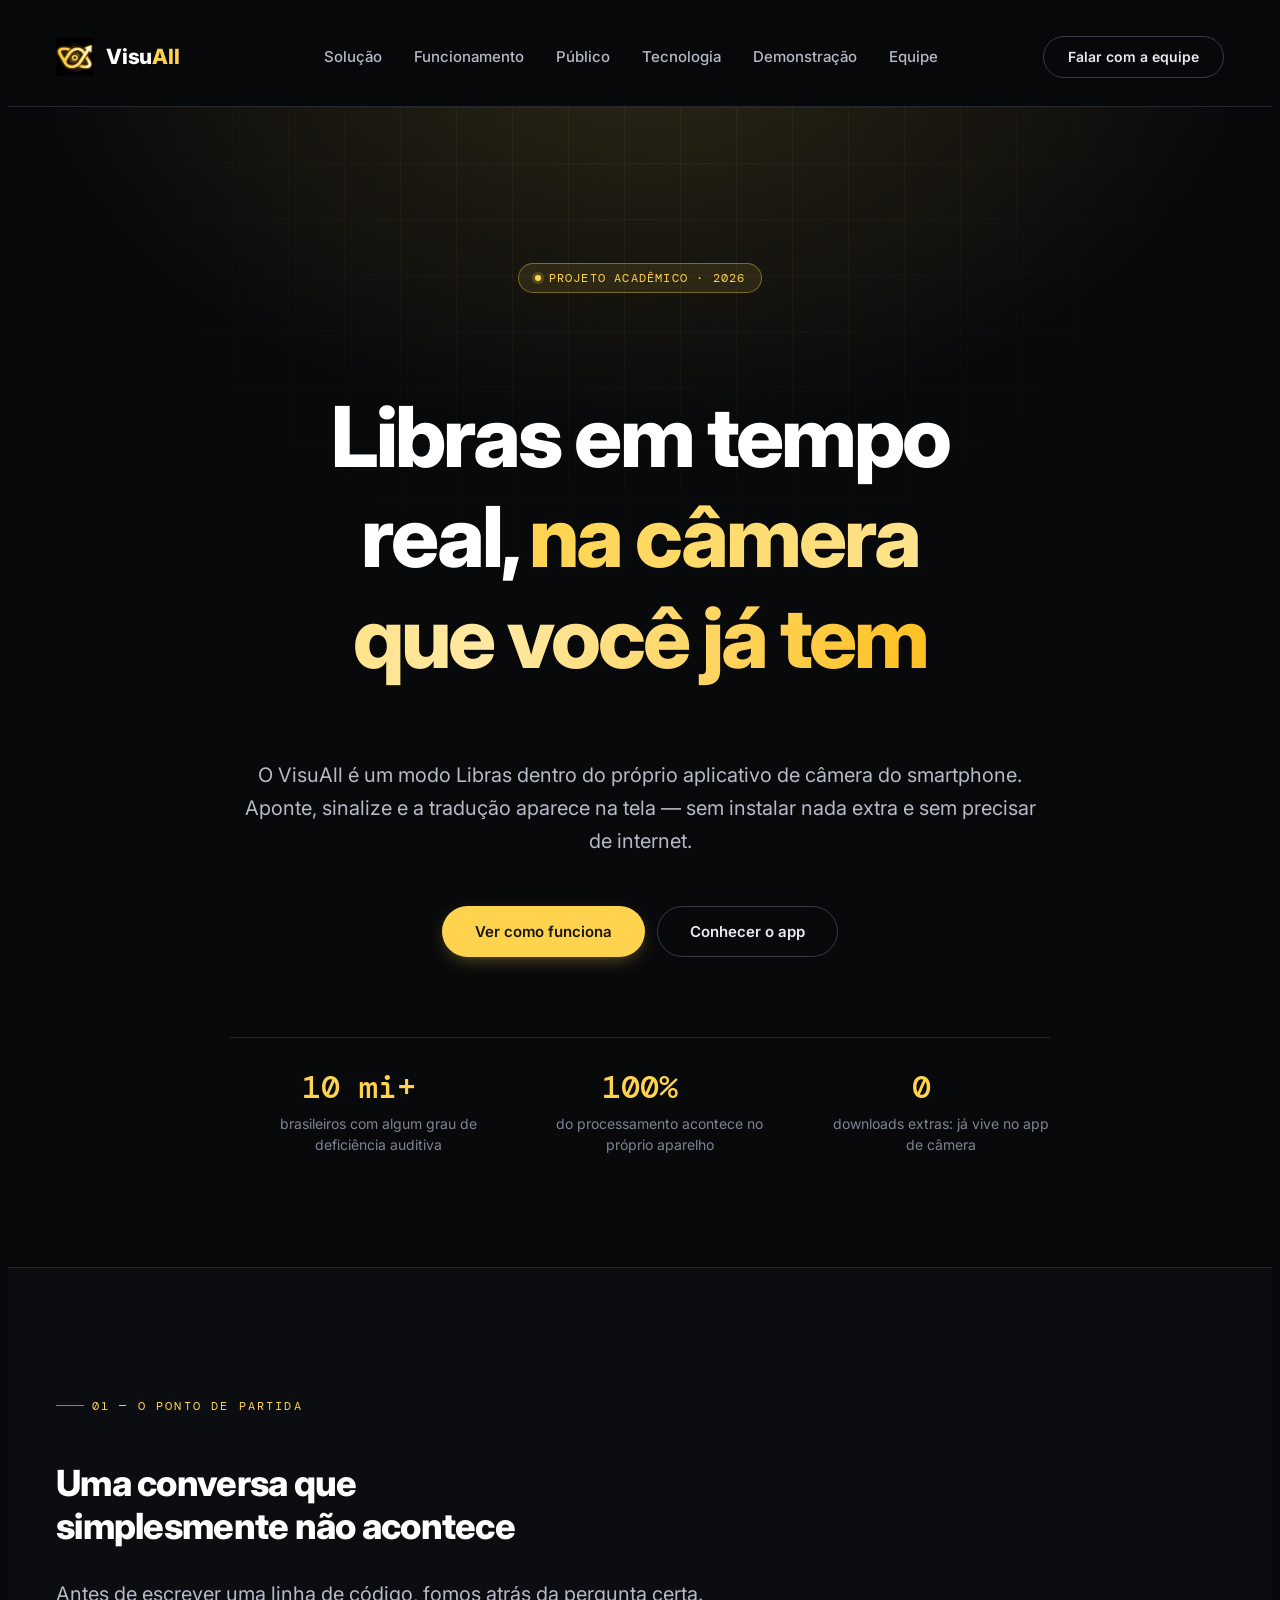
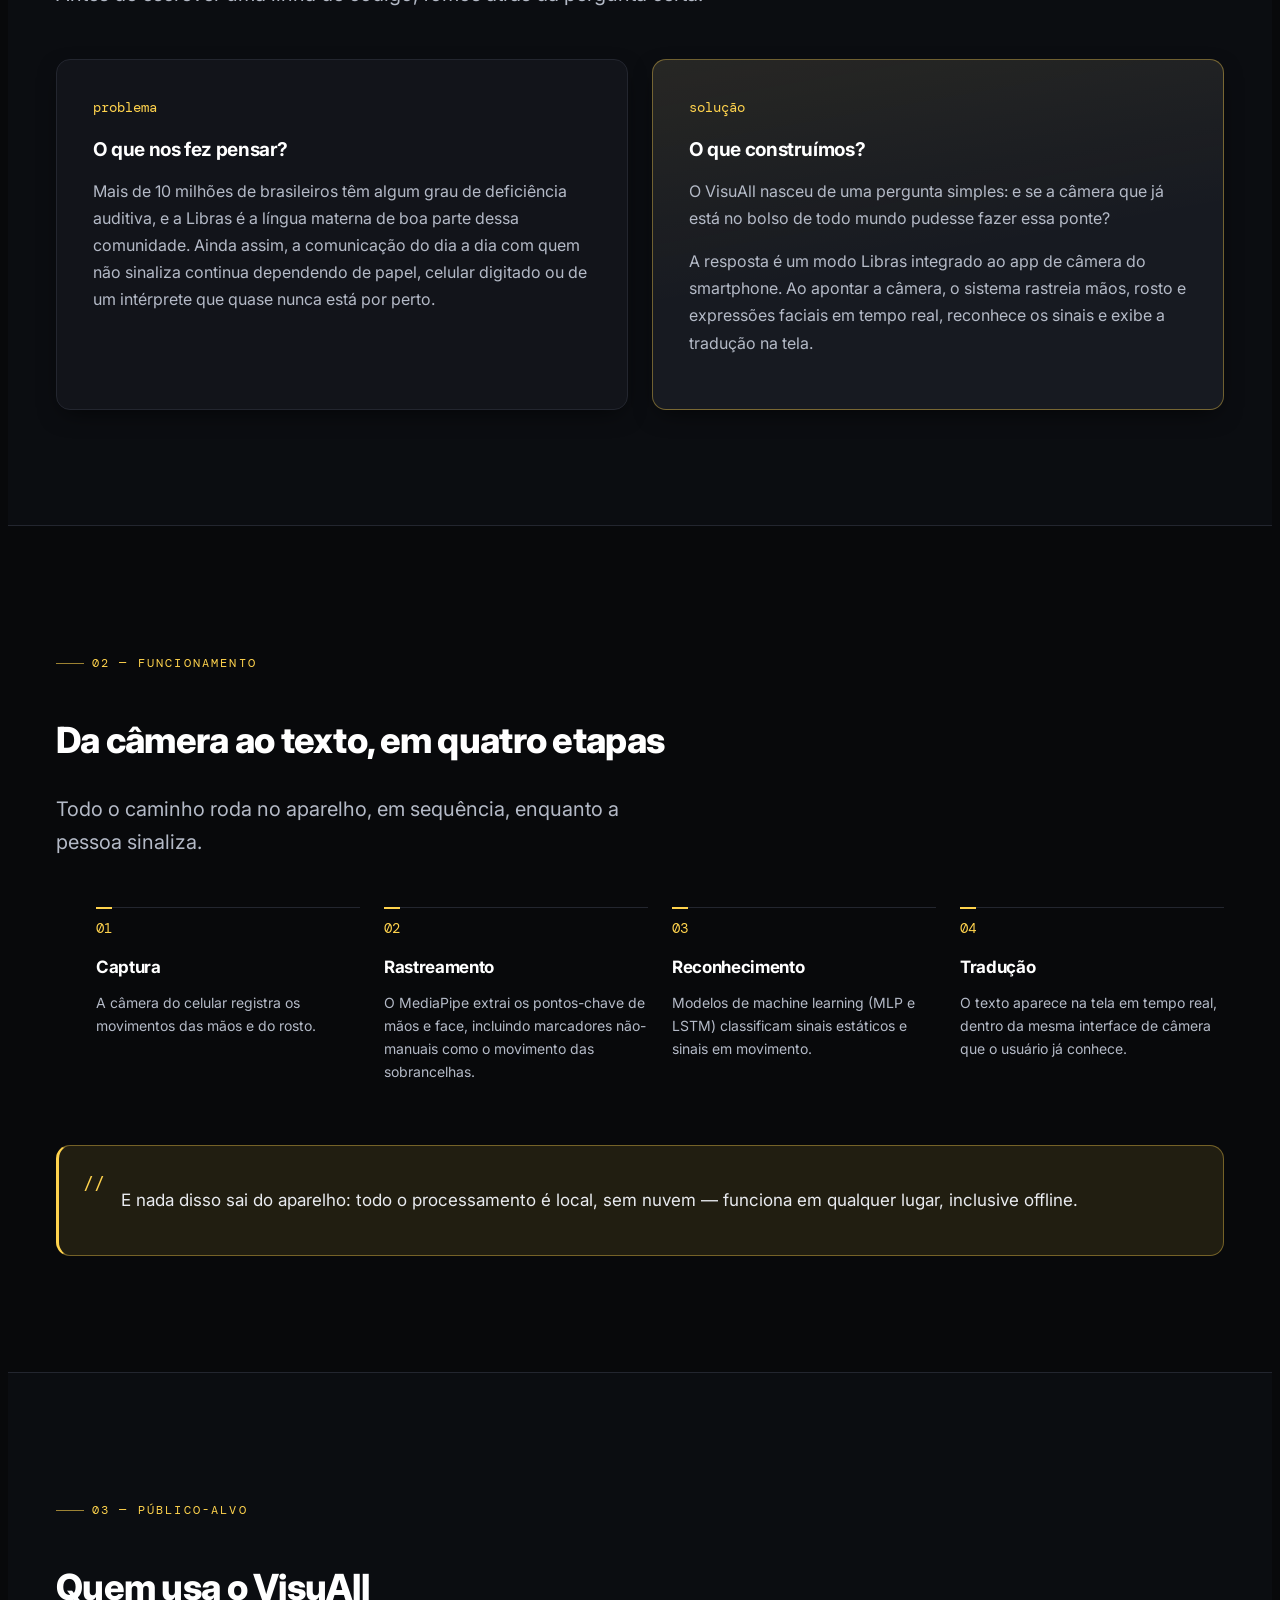
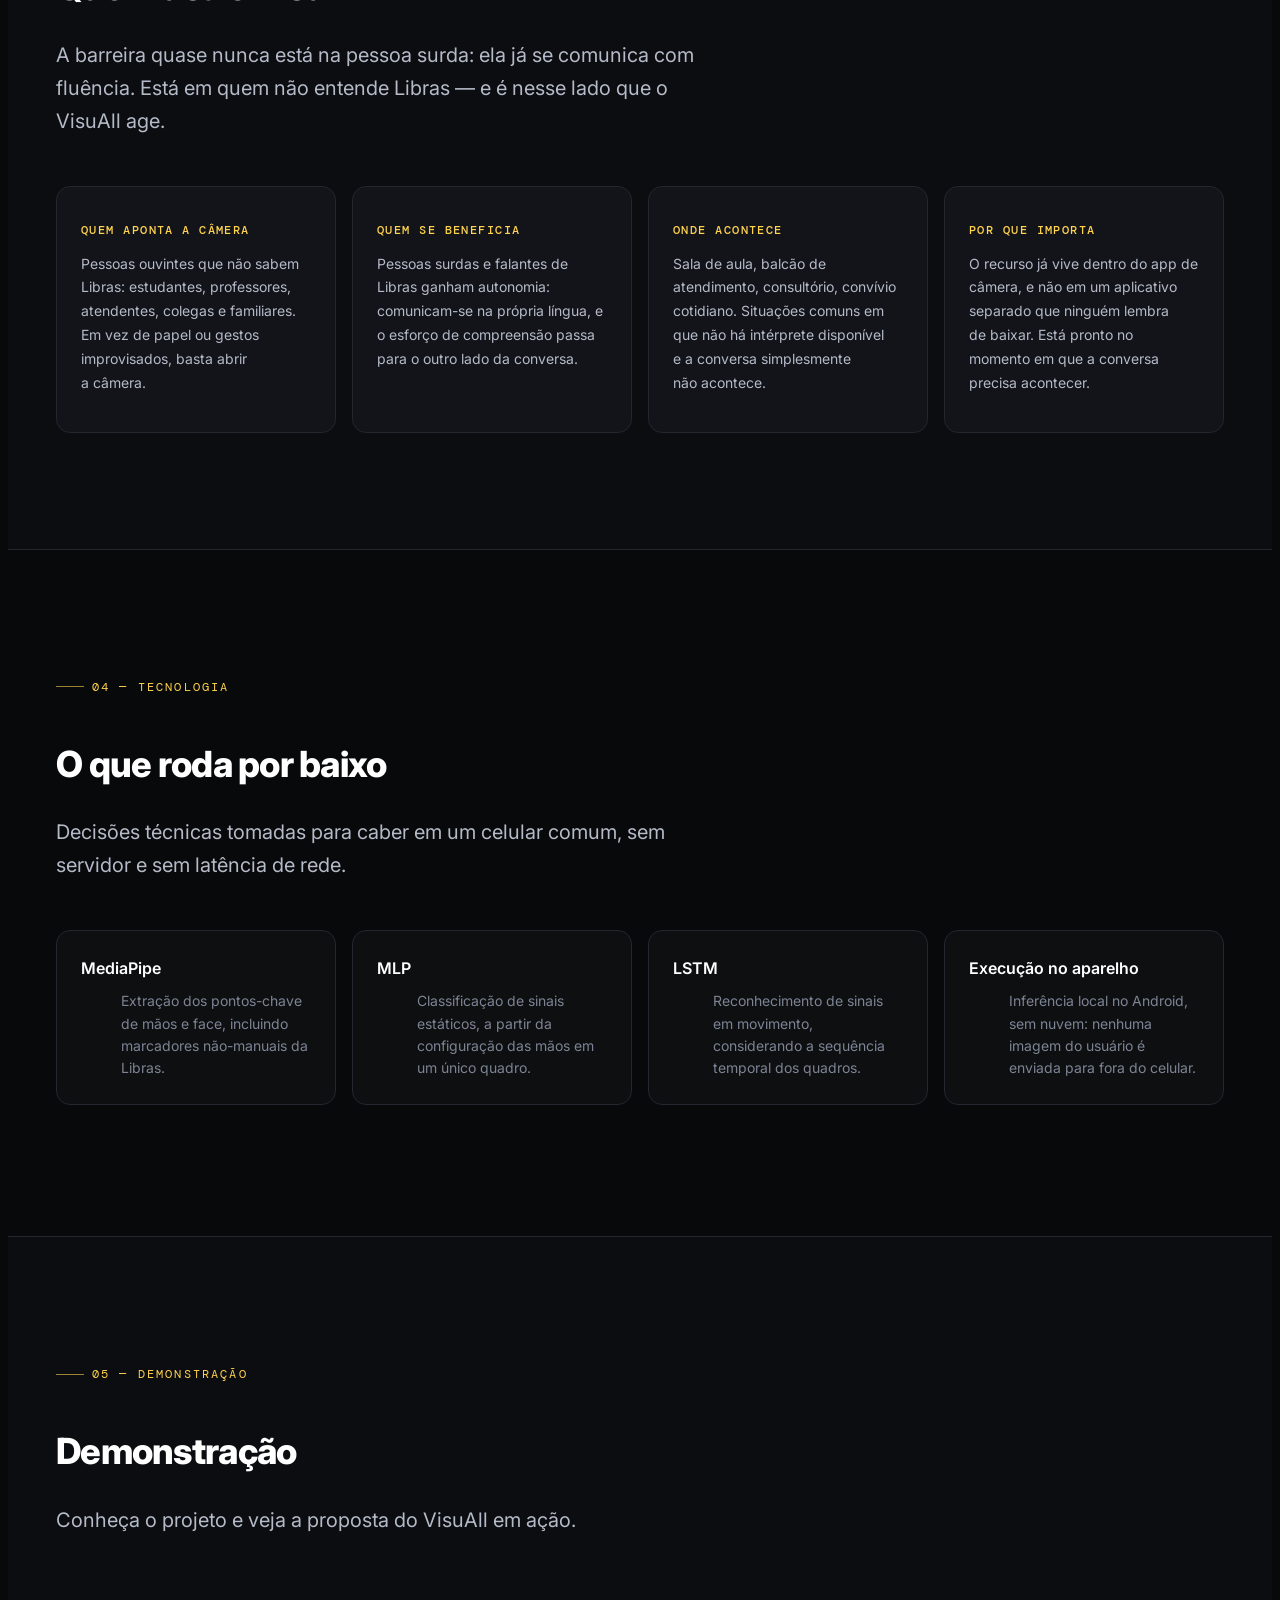
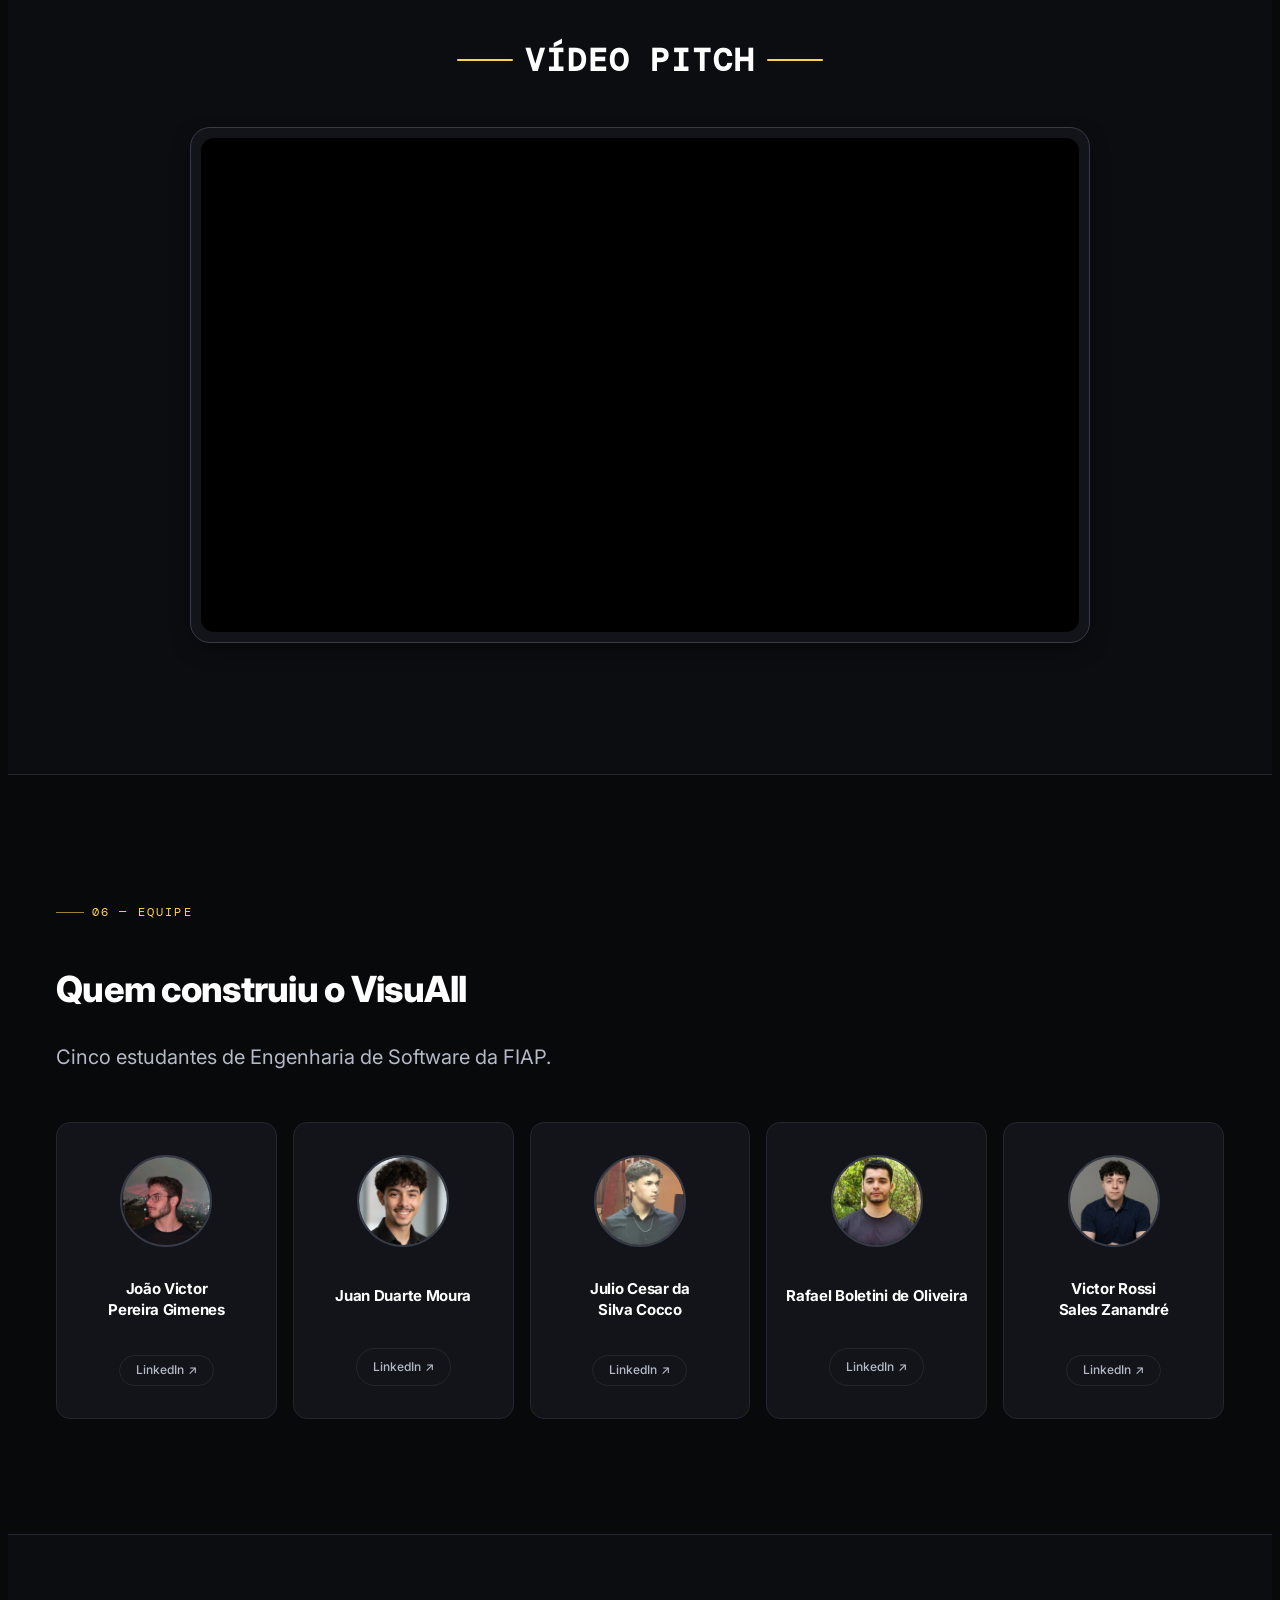
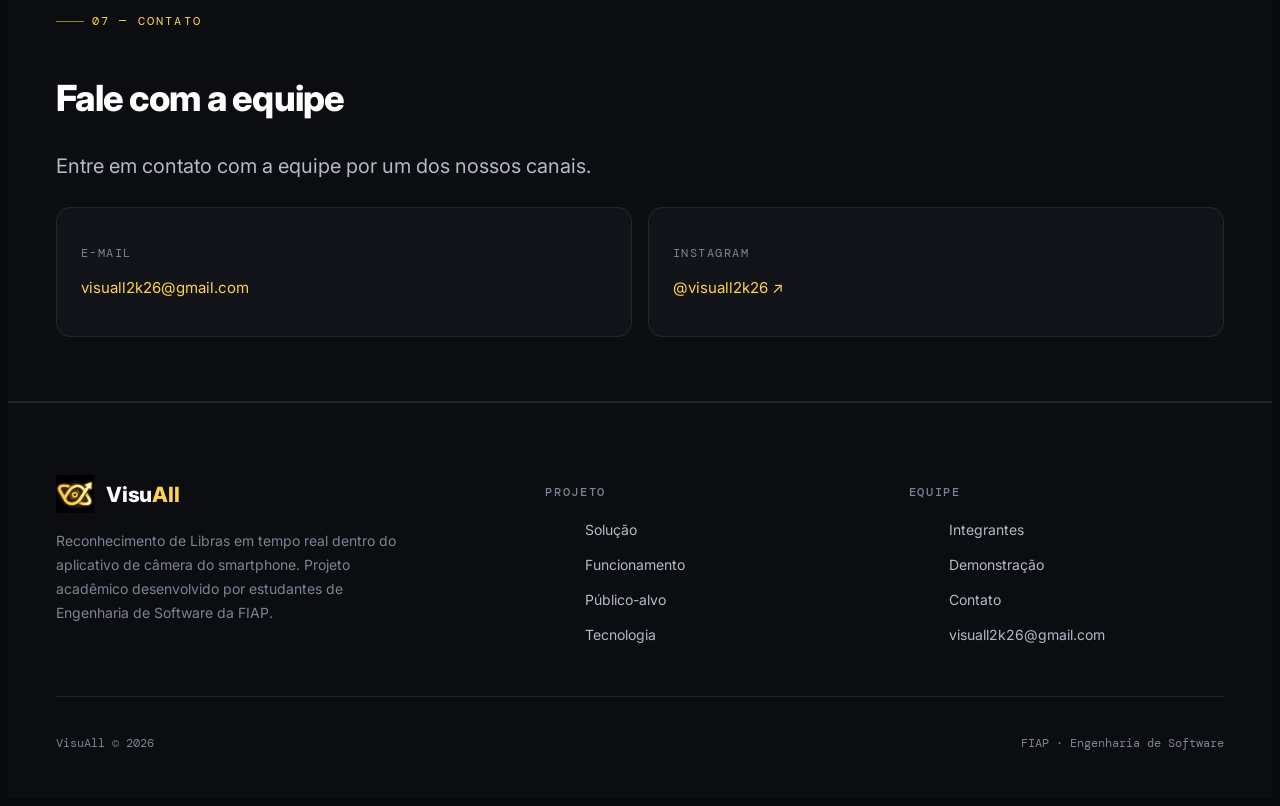
<file: html/index.html>
<!DOCTYPE html>
<html lang="pt-BR">
<head>
    <meta charset="UTF-8">
    <meta name="viewport" content="width=device-width, initial-scale=1.0">
    <title>VisuAll — Libras em tempo real na câmera do seu smartphone</title>

    <meta name="description" content="O VisuAll é um modo Libras integrado ao aplicativo de câmera do smartphone: reconhece sinais em tempo real e exibe a tradução na tela, com processamento 100% local e sem depender de internet.">
    <meta name="author" content="Grupo VisuAll — FIAP">
    <meta name="theme-color" content="#08090b">

    <!-- Pré-visualização em redes sociais e aplicativos de mensagem -->
    <meta property="og:type" content="website">
    <meta property="og:locale" content="pt_BR">
    <meta property="og:site_name" content="VisuAll">
    <meta property="og:title" content="VisuAll — Libras em tempo real na câmera do seu smartphone">
    <meta property="og:description" content="Um modo Libras dentro do app de câmera: reconhece sinais em tempo real, traduz na tela e funciona offline.">
    <meta property="og:image" content="../images/Visuall_placeholder.png">
    <meta name="twitter:card" content="summary_large_image">

    <link rel="icon" href="../images/logo.png" type="image/png">
    <link rel="apple-touch-icon" href="../images/logo.png">

    <!-- Antecipa a conexão com o servidor de fontes, reduzindo o atraso de carga -->
    <link rel="preconnect" href="https://fonts.googleapis.com">
    <link rel="preconnect" href="https://fonts.gstatic.com" crossorigin>

    <link rel="stylesheet" href="../CSS/_global.css">
</head>
<body>

    <a class="pular-conteudo" href="#conteudo">Pular para o conteúdo</a>

    <header class="cabecalho">
        <a class="marca" href="#inicio" aria-label="VisuAll — início">
            <img src="../images/logo.png" alt="" class="marca-logo" width="38" height="38">
            <span class="marca-nome">Visu<span>All</span></span>
        </a>

        <!-- Menu móvel sem JavaScript: a caixa de seleção guarda o estado aberto/fechado -->
        <input type="checkbox" id="abrir-menu" class="menu-check so-leitor"
               aria-label="Abrir e fechar o menu">
        <label for="abrir-menu" class="menu-botao" aria-hidden="true">
            <span></span>
        </label>

        <nav class="navegacao" aria-label="Menu principal">
            <ul>
                <li><a href="#solucao">Solução</a></li>
                <li><a href="#funcionamento">Funcionamento</a></li>
                <li><a href="#publico">Público</a></li>
                <li><a href="#tecnologia">Tecnologia</a></li>
                <li><a href="#galeria">Demonstração</a></li>
                <li><a href="#equipe">Equipe</a></li>
            </ul>
        </nav>

        <a class="cabecalho-cta" href="#contato">Falar com a equipe</a>
    </header>

    <main id="conteudo">

        <!-- ================= HERO ================= -->
        <section class="hero" id="inicio">
            <div class="hero-conteudo">
                <p class="hero-selo">Projeto acadêmico · 2026</p>

                <h1>Libras em tempo real, <em>na câmera que você já tem</em></h1>

                <p class="hero-lead">
                    O VisuAll é um modo Libras dentro do próprio aplicativo de câmera do
                    smartphone. Aponte, sinalize e a tradução aparece na tela —
                    sem instalar nada extra e sem precisar de internet.
                </p>

                <div class="hero-acoes">
                    <a class="btn btn--primario" href="#funcionamento">Ver como funciona</a>
                    <a class="btn btn--secundario" href="#galeria">Conhecer o app</a>
                </div>
            </div>

            <dl class="hero-metricas">
                <div class="metrica">
                    <dt>10 mi+</dt>
                    <dd>brasileiros com algum grau de deficiência auditiva</dd>
                </div>
                <div class="metrica">
                    <dt>100%</dt>
                    <dd>do processamento acontece no próprio aparelho</dd>
                </div>
                <div class="metrica">
                    <dt>0</dt>
                    <dd>downloads extras: já vive no app de câmera</dd>
                </div>
            </dl>
        </section>

        <!-- ================= SOLUÇÃO ================= -->
        <section class="secao secao--alt" id="solucao">
            <div class="recipiente">
                <div class="secao-cabecalho revela">
                    <p class="secao-rotulo">01 — O ponto de partida</p>
                    <h2 class="secao-titulo">Uma conversa que simplesmente não acontece</h2>
                    <p class="secao-lead">
                        Antes de escrever uma linha de código, fomos atrás da pergunta certa.
                    </p>
                </div>

                <div class="grade-solucao revela">
                    <article class="cartao">
                        <span class="cartao-numero">problema</span>
                        <h3>O que nos fez pensar?</h3>
                        <p>
                            Mais de 10 milhões de brasileiros têm algum grau de deficiência
                            auditiva, e a Libras é a língua materna de boa parte dessa comunidade.
                            Ainda assim, a comunicação do dia a dia com quem não sinaliza
                            continua dependendo de papel, celular digitado ou de um intérprete
                            que quase nunca está por perto.
                        </p>
                    </article>

                    <article class="cartao cartao--resposta">
                        <span class="cartao-numero">solução</span>
                        <h3>O que construímos?</h3>
                        <p>
                            O VisuAll nasceu de uma pergunta simples:
                            e se a câmera que já está no bolso de todo mundo pudesse fazer essa ponte?
                        </p>
                        <p>
                            A resposta é um modo Libras integrado ao app de câmera do smartphone.
                            Ao apontar a câmera, o sistema rastreia mãos, rosto e expressões faciais
                            em tempo real, reconhece os sinais e exibe a tradução na tela.
                        </p>
                    </article>
                </div>
            </div>
        </section>

        <!-- ================= FUNCIONAMENTO ================= -->
        <section class="secao" id="funcionamento">
            <div class="recipiente">
                <div class="secao-cabecalho revela">
                    <p class="secao-rotulo">02 — Funcionamento</p>
                    <h2 class="secao-titulo">Da câmera ao texto, em quatro etapas</h2>
                    <p class="secao-lead">
                        Todo o caminho roda no aparelho, em sequência, enquanto a pessoa sinaliza.
                    </p>
                </div>

                <ol class="etapas revela">
                    <li class="etapa">
                        <h3>Captura</h3>
                        <p>A câmera do celular registra os movimentos das mãos e do rosto.</p>
                    </li>
                    <li class="etapa">
                        <h3>Rastreamento</h3>
                        <p>
                            O MediaPipe extrai os pontos-chave de mãos e face, incluindo marcadores
                            não-manuais como o movimento das sobrancelhas.
                        </p>
                    </li>
                    <li class="etapa">
                        <h3>Reconhecimento</h3>
                        <p>
                            Modelos de machine learning (MLP e LSTM) classificam sinais estáticos
                            e sinais em movimento.
                        </p>
                    </li>
                    <li class="etapa">
                        <h3>Tradução</h3>
                        <p>
                            O texto aparece na tela em tempo real, dentro da mesma interface de
                            câmera que o usuário já conhece.
                        </p>
                    </li>
                </ol>

                <div class="destaque-local revela">
                    <p>
                        E nada disso sai do aparelho: todo o processamento é local, sem nuvem —
                        funciona em qualquer lugar, inclusive offline.
                    </p>
                </div>
            </div>
        </section>

        <!-- ================= PÚBLICO ================= -->
        <section class="secao secao--alt" id="publico">
            <div class="recipiente">
                <div class="secao-cabecalho revela">
                    <p class="secao-rotulo">03 — Público-alvo</p>
                    <h2 class="secao-titulo">Quem usa o VisuAll</h2>
                    <p class="secao-lead">
                        A barreira quase nunca está na pessoa surda: ela já se comunica com
                        fluência. Está em quem não entende Libras — e é nesse lado que o VisuAll age.
                    </p>
                </div>

                <div class="grade-publico revela">
                    <article class="card-publico">
                        <h3>Quem aponta a câmera</h3>
                        <p>
                            Pessoas ouvintes que não sabem Libras: estudantes, professores,
                            atendentes, colegas e familiares. Em vez de papel ou gestos
                            improvisados, basta abrir a câmera.
                        </p>
                    </article>

                    <article class="card-publico">
                        <h3>Quem se beneficia</h3>
                        <p>
                            Pessoas surdas e falantes de Libras ganham autonomia: comunicam-se
                            na própria língua, e o esforço de compreensão passa para o outro
                            lado da conversa.
                        </p>
                    </article>

                    <article class="card-publico">
                        <h3>Onde acontece</h3>
                        <p>
                            Sala de aula, balcão de atendimento, consultório, convívio cotidiano.
                            Situações comuns em que não há intérprete disponível e a conversa
                            simplesmente não acontece.
                        </p>
                    </article>

                    <article class="card-publico">
                        <h3>Por que importa</h3>
                        <p>
                            O recurso já vive dentro do app de câmera, e não em um aplicativo
                            separado que ninguém lembra de baixar. Está pronto no momento em que
                            a conversa precisa acontecer.
                        </p>
                    </article>
                </div>
            </div>
        </section>

        <!-- ================= TECNOLOGIA ================= -->
        <section class="secao" id="tecnologia">
            <div class="recipiente">
                <div class="secao-cabecalho revela">
                    <p class="secao-rotulo">04 — Tecnologia</p>
                    <h2 class="secao-titulo">O que roda por baixo</h2>
                    <p class="secao-lead">
                        Decisões técnicas tomadas para caber em um celular comum, sem servidor
                        e sem latência de rede.
                    </p>
                </div>

                <dl class="grade-tecnologia revela">
                    <div class="item-tecnologia">
                        <dt>MediaPipe</dt>
                        <dd>
                            Extração dos pontos-chave de mãos e face, incluindo marcadores
                            não-manuais da Libras.
                        </dd>
                    </div>
                    <div class="item-tecnologia">
                        <dt>MLP</dt>
                        <dd>
                            Classificação de sinais estáticos, a partir da configuração das mãos
                            em um único quadro.
                        </dd>
                    </div>
                    <div class="item-tecnologia">
                        <dt>LSTM</dt>
                        <dd>
                            Reconhecimento de sinais em movimento, considerando a sequência
                            temporal dos quadros.
                        </dd>
                    </div>
                    <div class="item-tecnologia">
                        <dt>Execução no aparelho</dt>
                        <dd>
                            Inferência local no Android, sem nuvem: nenhuma imagem do usuário
                            é enviada para fora do celular.
                        </dd>
                    </div>
                </dl>
            </div>
        </section>

        <!-- ================= GALERIA ================= -->
        <section class="secao secao--alt" id="galeria">
            <div class="recipiente">
                <div class="secao-cabecalho revela">
                    <p class="secao-rotulo">05 — Demonstração</p>
                    <h2 class="secao-titulo">Demonstração</h2>
                    <p class="secao-lead">
                        Conheça o projeto e veja a proposta do VisuAll em ação.
                    </p>
                </div>

                <div class="grade-galeria revela">
                    <figure class="galeria-video">
                        <h3 class="galeria-video-titulo">Vídeo pitch</h3>
                        <div class="moldura moldura--video">
                            <iframe
                                src="https://www.youtube-nocookie.com/embed/OTPf8B4C49Y"
                                title="Demonstração do aplicativo VisuAll"
                                loading="lazy"
                                referrerpolicy="strict-origin-when-cross-origin"
                                allow="accelerometer; autoplay; clipboard-write; encrypted-media; gyroscope; picture-in-picture; web-share"
                                allowfullscreen>
                            </iframe>
                        </div>
                    </figure>
                </div>
            </div>
        </section>

        <!-- ================= EQUIPE ================= -->
        <section class="secao" id="equipe">
            <div class="recipiente">
                <div class="secao-cabecalho revela">
                    <p class="secao-rotulo">06 — Equipe</p>
                    <h2 class="secao-titulo">Quem construiu o VisuAll</h2>
                    <p class="secao-lead">
                        Cinco estudantes de Engenharia de Software da FIAP.
                    </p>
                </div>

                <div class="grade-equipe revela">
                    <article class="integrante">
                        <img src="../images/team/joao.jpeg" alt="João Victor Pereira Gimenes"
                             class="integrante-foto" width="88" height="88" loading="lazy">
                        <h3>João Victor Pereira Gimenes</h3>
                        <a class="link-perfil" target="_blank" rel="noopener"
                           href="https://www.linkedin.com/in/jo%C3%A3o-victor-pereira-gimenes-191615374/">
                            LinkedIn <span aria-hidden="true">↗</span>
                        </a>
                    </article>

                    <article class="integrante">
                        <img src="../images/team/juan.jpeg" alt="Juan Duarte Moura"
                             class="integrante-foto" width="88" height="88" loading="lazy">
                        <h3>Juan Duarte Moura</h3>
                        <a class="link-perfil" target="_blank" rel="noopener"
                           href="https://www.linkedin.com/in/juan-duarte-moura/">
                            LinkedIn <span aria-hidden="true">↗</span>
                        </a>
                    </article>

                    <article class="integrante">
                        <img src="../images/team/julio.jpeg" alt="Julio Cesar da Silva Cocco"
                             class="integrante-foto" width="88" height="88" loading="lazy">
                        <h3>Julio Cesar da Silva Cocco</h3>
                        <a class="link-perfil" target="_blank" rel="noopener"
                           href="https://www.linkedin.com/in/julio-cesar-da-silva-cocco-085400338/">
                            LinkedIn <span aria-hidden="true">↗</span>
                        </a>
                    </article>

                    <article class="integrante">
                        <img src="../images/team/rafael.jpeg" alt="Rafael Boletini de Oliveira"
                             class="integrante-foto" width="88" height="88" loading="lazy">
                        <h3>Rafael Boletini de Oliveira</h3>
                        <a class="link-perfil" target="_blank" rel="noopener"
                           href="https://www.linkedin.com/in/rafael-boletini-de-oliveira-24b782275/">
                            LinkedIn <span aria-hidden="true">↗</span>
                        </a>
                    </article>

                    <article class="integrante">
                        <img src="../images/team/victor.png" alt="Victor Rossi Sales Zanandré"
                             class="integrante-foto" width="88" height="88" loading="lazy">
                        <h3>Victor Rossi Sales Zanandré</h3>
                        <a class="link-perfil" target="_blank" rel="noopener"
                           href="https://www.linkedin.com/in/victor-zanandre/">
                            LinkedIn <span aria-hidden="true">↗</span>
                        </a>
                    </article>
                </div>
            </div>
        </section>

        <!-- ================= CONTATO ================= -->
        <section class="secao secao--alt" id="contato">
            <div class="recipiente">
                <div class="secao-cabecalho revela">
                    <p class="secao-rotulo">07 — Contato</p>
                    <h2 class="secao-titulo">Fale com a equipe</h2>
                    <p class="secao-lead">
                        Entre em contato com a equipe por um dos nossos canais.
                    </p>
                </div>

                <address class="grade-contato revela">
                    <div class="canal-contato">
                        <span>E-mail</span>
                        <a href="mailto:visuall2k26@gmail.com">visuall2k26@gmail.com</a>
                    </div>

                    <div class="canal-contato">
                        <span>Instagram</span>
                        <a href="https://www.instagram.com/visuall2k26?stkn=ZHBudTkzZTJzZ3Jp" target="_blank" rel="noopener">
                            @visuall2k26 <span aria-hidden="true">↗</span>
                        </a>
                    </div>
                </address>
            </div>
        </section>

    </main>

    <footer class="rodape">
        <div class="rodape-grade">
            <div class="rodape-marca">
                <a class="marca" href="#inicio">
                    <img src="../images/logo.png" alt="" class="marca-logo" width="38" height="38">
                    <span class="marca-nome">Visu<span>All</span></span>
                </a>
                <p>
                    Reconhecimento de Libras em tempo real dentro do aplicativo de câmera
                    do smartphone. Projeto acadêmico desenvolvido por estudantes de
                    Engenharia de Software da FIAP.
                </p>
            </div>

            <nav class="rodape-coluna" aria-labelledby="rodape-projeto">
                <h2 id="rodape-projeto">Projeto</h2>
                <ul>
                    <li><a href="#solucao">Solução</a></li>
                    <li><a href="#funcionamento">Funcionamento</a></li>
                    <li><a href="#publico">Público-alvo</a></li>
                    <li><a href="#tecnologia">Tecnologia</a></li>
                </ul>
            </nav>

            <nav class="rodape-coluna" aria-labelledby="rodape-equipe">
                <h2 id="rodape-equipe">Equipe</h2>
                <ul>
                    <li><a href="#equipe">Integrantes</a></li>
                    <li><a href="#galeria">Demonstração</a></li>
                    <li><a href="#contato">Contato</a></li>
                    <li><a href="mailto:visuall2k26@gmail.com">visuall2k26@gmail.com</a></li>
                </ul>
            </nav>
        </div>

        <div class="rodape-base">
            <p>VisuAll © 2026</p>
            <p>FIAP · Engenharia de Software</p>
        </div>
    </footer>

</body>
</html>
</file>
<file: CSS/_global.css>
/* ==========================================================================
   VisuAll — Tokens de design
   Fonte única de verdade para cor, tipografia, espaçamento e movimento.
   ========================================================================== */

@import url('https://fonts.googleapis.com/css2?family=Inter:wght@400;500;600;700;800&family=DM+Mono:wght@400;500&display=swap');
@import url(reset.css);
@import url(header.css);
@import url(body.css);
@import url(footer.css);

:root{
    /* --- Superfícies ------------------------------------------------------ */
    --cor-fundo: #08090b;
    --cor-fundo-alt: #0b0d11;
    --cor-superficie: #12141a;
    --cor-superficie-alt: #171a21;
    --cor-superficie-fraca: rgba(255, 255, 255, 0.025);

    /* --- Bordas ----------------------------------------------------------- */
    --cor-borda: #23262f;
    --cor-borda-forte: #363b47;
    --cor-borda-destaque: rgba(255, 211, 77, 0.38);

    /* --- Acento ----------------------------------------------------------- */
    --cor-destaque: #ffd34d;
    --cor-destaque-forte: #ffc01f;
    --cor-destaque-fraca: rgba(255, 211, 77, 0.10);

    /* --- Texto ------------------------------------------------------------ */
    --cor-texto: #e9ebf0;
    --cor-texto-claro: #ffffff;
    --cor-texto-suave: #b4bac7;
    --cor-texto-fraco: #7c8494;
    --cor-texto-invertido: #1a1708;

    /* --- Elevação --------------------------------------------------------- */
    --sombra-1: 0 1px 2px rgba(0, 0, 0, 0.4);
    --sombra-2: 0 8px 24px -8px rgba(0, 0, 0, 0.7);
    --sombra-3: 0 20px 48px -16px rgba(0, 0, 0, 0.85);

    /* --- Tipografia ------------------------------------------------------- */
    --fonte-corpo: 'Inter', 'Segoe UI', system-ui, -apple-system, sans-serif;
    --fonte-mono: 'DM Mono', ui-monospace, 'Courier New', monospace;

    --txt-display: clamp(2.5rem, 7.5vw, 5.25rem);   /* h1 do hero          */
    --txt-titulo:  clamp(1.5rem, 3.2vw, 2.25rem);   /* h2 de seção         */
    --txt-sub:     clamp(1.0625rem, 1.6vw, 1.25rem);/* linha de apoio      */
    --txt-corpo:   1rem;
    --txt-peq:     0.875rem;
    --txt-micro:   0.75rem;

    /* --- Espaçamento (escala 4px) ----------------------------------------- */
    --e-1: 0.25rem;
    --e-2: 0.5rem;
    --e-3: 0.75rem;
    --e-4: 1rem;
    --e-5: 1.5rem;
    --e-6: 2rem;
    --e-7: 3rem;
    --e-8: 4rem;

    --espaco-secao: clamp(4rem, 9vw, 7.5rem) clamp(1.25rem, 5vw, 3rem);
    --largura-max: 1200px;
    --largura-texto: 65ch;
    --altura-header: 72px;

    /* --- Formas ----------------------------------------------------------- */
    --raio-1: 8px;
    --raio-2: 14px;
    --raio-3: 20px;
    --raio-pill: 999px;

    /* --- Movimento -------------------------------------------------------- */
    --mola: cubic-bezier(0.22, 1, 0.36, 1);
    --t-rapida: 0.18s var(--mola);
    --t-media: 0.32s var(--mola);
}
</file>
